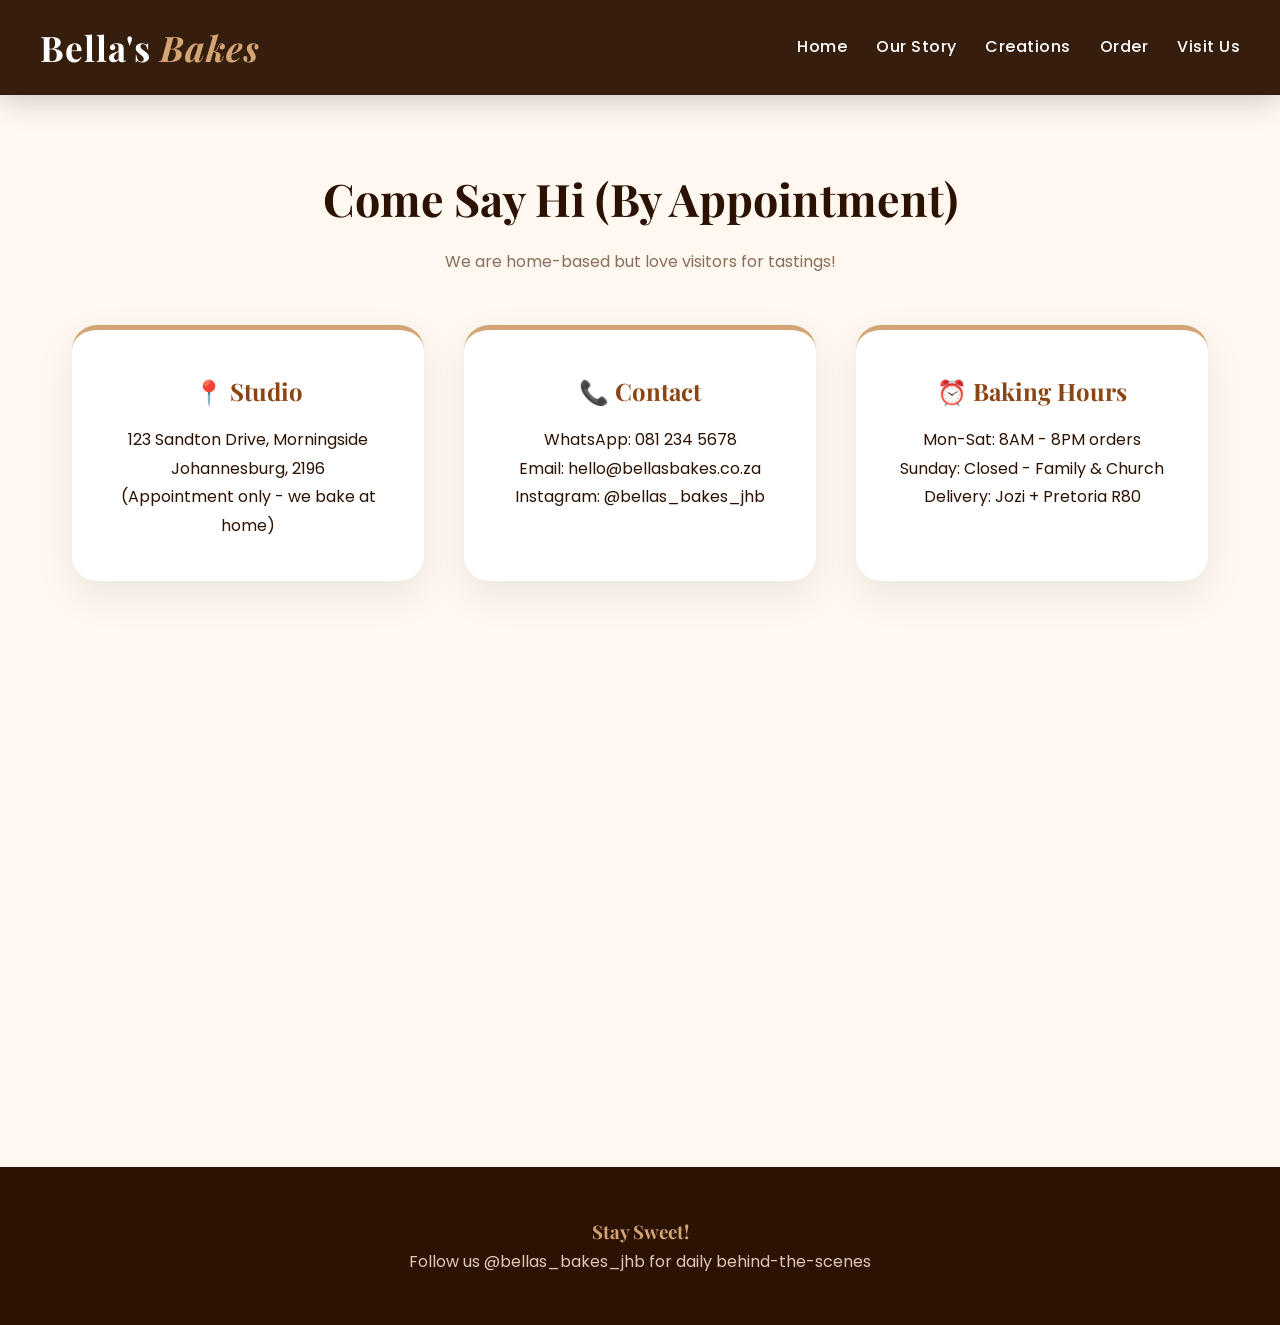
<file: contact.html>
<!DOCTYPE html><html lang="en"><head><meta charset="UTF-8"><meta name="viewport" content="width=device-width, initial-scale=1.0"><title>Visit Us | Bella's Bakes</title><link rel="stylesheet" href="styles.css"></head><body>
<header><h1>Bella's <span>Bakes</span></h1><nav><a href="index.html">Home</a><a href="about.html">Our Story</a><a href="products.html">Creations</a><a href="enquiry.html">Order</a><a href="contact.html">Visit Us</a></nav></header>
<div class="container"><div class="section-title"><h2>Come Say Hi (By Appointment)</h2><p>We are home-based but love visitors for tastings!</p></div>
<div class="mission-grid"><div class="mission-card"><h3>📍 Studio</h3><p>123 Sandton Drive, Morningside<br>Johannesburg, 2196<br>(Appointment only - we bake at home)</p></div><div class="mission-card"><h3>📞 Contact</h3><p>WhatsApp: 081 234 5678<br>Email: hello@bellasbakes.co.za<br>Instagram: @bellas_bakes_jhb</p></div><div class="mission-card"><h3>⏰ Baking Hours</h3><p>Mon-Sat: 8AM - 8PM orders<br>Sunday: Closed - Family & Church<br>Delivery: Jozi + Pretoria R80</p></div></div>
<div style="margin-top:3rem;"><iframe src="https://www.google.com/maps/embed?pb=!1m18!1m12!1m3!1d3582!2d28.0473!3d-26.1076!2m3!1f0!2f0!3f0!3m2!1i1024!2i768!4f13.1!3m3!1m2!1s0x0%3A0x0!2zMjbCsDA2JzI3LjQiUyAyOMKwMDInNTAuMyJF!5e0!3m2!1sen!2sza!4v1" width="100%" height="400" style="border:0; border-radius:20px;" allowfullscreen></iframe></div></div><footer><h3>Stay Sweet!</h3><p>Follow us @bellas_bakes_jhb for daily behind-the-scenes</p></footer></body></html>
</file>
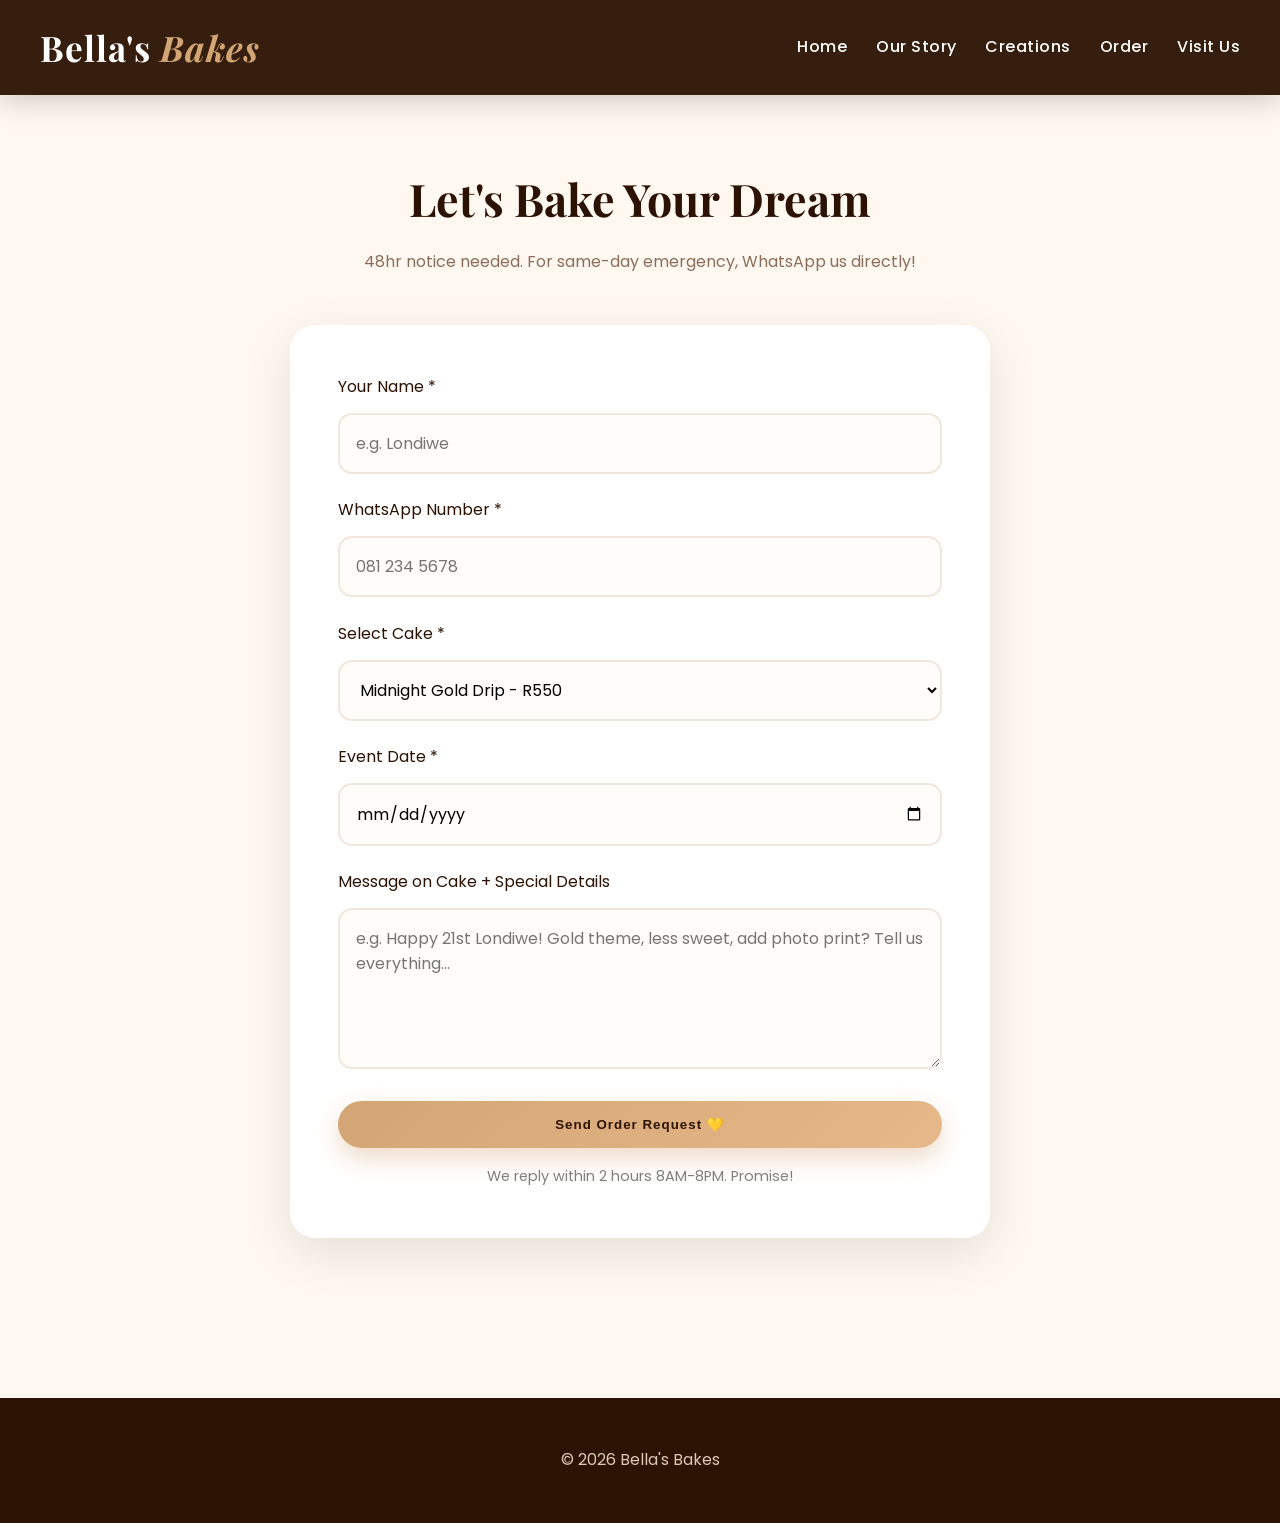
<file: enquiry.html>
<!DOCTYPE html><html lang="en"><head><meta charset="UTF-8"><meta name="viewport" content="width=device-width, initial-scale=1.0"><title>Order | Bella's Bakes</title><link rel="stylesheet" href="styles.css"></head><body>
<header><h1>Bella's <span>Bakes</span></h1><nav><a href="index.html">Home</a><a href="about.html">Our Story</a><a href="products.html">Creations</a><a href="enquiry.html">Order</a><a href="contact.html">Visit Us</a></nav></header>
<div class="container"><div class="section-title"><h2>Let's Bake Your Dream</h2><p>48hr notice needed. For same-day emergency, WhatsApp us directly!</p></div>
<form><label>Your Name *</label><input type="text" placeholder="e.g. Londiwe" required><label>WhatsApp Number *</label><input type="tel" placeholder="081 234 5678" required><label>Select Cake *</label><select><option>Midnight Gold Drip - R550</option><option>Blush Vanilla Dream - R480</option><option>Red Velvet Royal - R500</option><option>Strawberry Cheesecake - R520</option><option>Custom Dream Cake - From R650</option><option>Mini Cupcakes Box - R320</option></select><label>Event Date *</label><input type="date" required><label>Message on Cake + Special Details</label><textarea rows="5" placeholder="e.g. Happy 21st Londiwe! Gold theme, less sweet, add photo print? Tell us everything..."></textarea><button class="btn" style="width:100%;">Send Order Request 💛</button><p style="text-align:center; margin-top:1rem; font-size:0.9rem; color:gray;">We reply within 2 hours 8AM-8PM. Promise!</p></form></div><footer><p>© 2026 Bella's Bakes</p></footer></body></html>
</file>
<file: styles.css>
@import url('https://fonts.googleapis.com/css2?family=Playfair+Display:wght@700;900&family=Poppins:wght@300;400;600&display=swap');
* { margin:0; padding:0; box-sizing:border-box; }
:root { --gold:#D4A574; --gold-dark:#8B4513; --brown:#2C1202; --cream:#FFF8F0; --blush:#FFE4E1; }
body { font-family:'Poppins',sans-serif; background:var(--cream); color:var(--brown); line-height:1.8; font-size:1rem; }
h1,h2,h3 { font-family:'Playfair Display',serif; }
header { background:rgba(44,18,2,0.95); backdrop-filter:blur(10px); color:white; padding:1rem 2.5rem; display:flex; justify-content:space-between; align-items:center; flex-wrap:wrap; position:sticky; top:0; z-index:1000; box-shadow:0 5px 30px rgba(0,0,0,0.2); }
header h1 { font-size:2.2rem; letter-spacing:1px; } header h1 span{color:var(--gold); font-style:italic;}
nav a { color:#fff; text-decoration:none; margin-left:1.8rem; font-weight:500; letter-spacing:0.5px; transition:0.3s; padding-bottom:4px; border-bottom:2px solid transparent; }
nav a:hover { color:var(--gold); border-bottom:2px solid var(--gold); }

.hero { height:85vh; background:linear-gradient(rgba(44,18,2,0.6),rgba(44,18,2,0.4)), url('https://images.unsplash.com/photo-1578985545062-69928b1d9587'); background-size:cover; background-position:center; background-attachment:fixed; display:flex; align-items:center; justify-content:center; text-align:center; color:white; }
.hero-content { animation:fadeUp 1.2s ease; max-width:800px; padding:2rem; }
.hero h2 { font-size:4rem; line-height:1.1; margin-bottom:1rem; } .hero h2 em{color:var(--gold); font-style:italic;}
.hero p { font-size:1.3rem; font-weight:300; margin-bottom:2.2rem; }
.btn { background:linear-gradient(135deg,var(--gold),#E6B88A); color:var(--brown); padding:1rem 2.8rem; border-radius:50px; text-decoration:none; font-weight:700; letter-spacing:1px; display:inline-block; transition:0.4s; box-shadow:0 10px 25px rgba(212,165,116,0.4); border:none; cursor:pointer; }
.btn:hover { transform:translateY(-5px) scale(1.05); box-shadow:0 15px 35px rgba(212,165,116,0.6); background:white; }
.btn-outline { background:transparent; border:2px solid white; color:white; margin-left:1rem; }
.btn-outline:hover { background:white; color:var(--brown); }

.container { max-width:1200px; margin:auto; padding:4rem 2rem; }
.section-title { text-align:center; margin-bottom:3rem; }
.section-title h2 { font-size:2.8rem; } .section-title p { color:#8a6d5a; margin-top:0.5rem; }

.mission-grid { display:grid; grid-template-columns:repeat(auto-fit,minmax(300px,1fr)); gap:2.5rem; margin-top:2rem; }
.mission-card { background:white; padding:2.5rem; border-radius:25px; box-shadow:0 15px 40px rgba(0,0,0,0.08); border-top:5px solid var(--gold); transition:0.4s; text-align:center; }
.mission-card:hover { transform:translateY(-8px); }
.mission-card .icon { font-size:3rem; margin-bottom:1rem; }
.mission-card h3 { font-size:1.5rem; margin-bottom:0.8rem; color:var(--gold-dark); }

.products-grid { display:grid; grid-template-columns:repeat(auto-fit,minmax(300px,1fr)); gap:2.5rem; }
.card { background:white; border-radius:25px; overflow:hidden; box-shadow:0 12px 35px rgba(0,0,0,0.08); transition:0.5s; }
.card:hover { transform:translateY(-12px); box-shadow:0 25px 50px rgba(0,0,0,0.15); }
.card img { width:100%; height:280px; object-fit:cover; transition:0.5s; }
.card:hover img { transform:scale(1.1); }
.card-body { padding:1.8rem; } .card-body h3{font-size:1.4rem; margin-bottom:0.4rem;} .price{color:var(--gold-dark); font-weight:800; font-size:1.5rem; margin:0.6rem 0;}

form { background:white; max-width:700px; margin:2rem auto; padding:3rem; border-radius:25px; box-shadow:0 15px 50px rgba(0,0,0,0.1); }
input,textarea,select { width:100%; padding:1rem; margin:0.7rem 0 1.4rem; border:2px solid #f0e6dc; border-radius:14px; font-family:inherit; font-size:1rem; background:#fffcf9; transition:0.3s; }
input:focus,textarea:focus { border-color:var(--gold); outline:none; background:white; box-shadow:0 0 0 5px rgba(212,165,116,0.15); }
.timeline { border-left:3px solid var(--gold); padding-left:2rem; margin:2rem 0; }
.timeline div { margin-bottom:2rem; position:relative; } .timeline div::before{content:'●'; position:absolute; left:-2.7rem; color:var(--gold); font-size:1.5rem; top:-5px;}
footer { background:var(--brown); color:#dcc8b8; text-align:center; padding:3rem 2rem; margin-top:4rem; }
footer h3 { color:var(--gold); }
@keyframes fadeUp { from{opacity:0; transform:translateY(40px);} to{opacity:1; transform:translateY(0);} }
@media(max-width:768px){ .hero h2{font-size:2.6rem;} header{flex-direction:column; gap:1rem;} .mission-grid,.products-grid{grid-template-columns:1fr;} }
</file>
